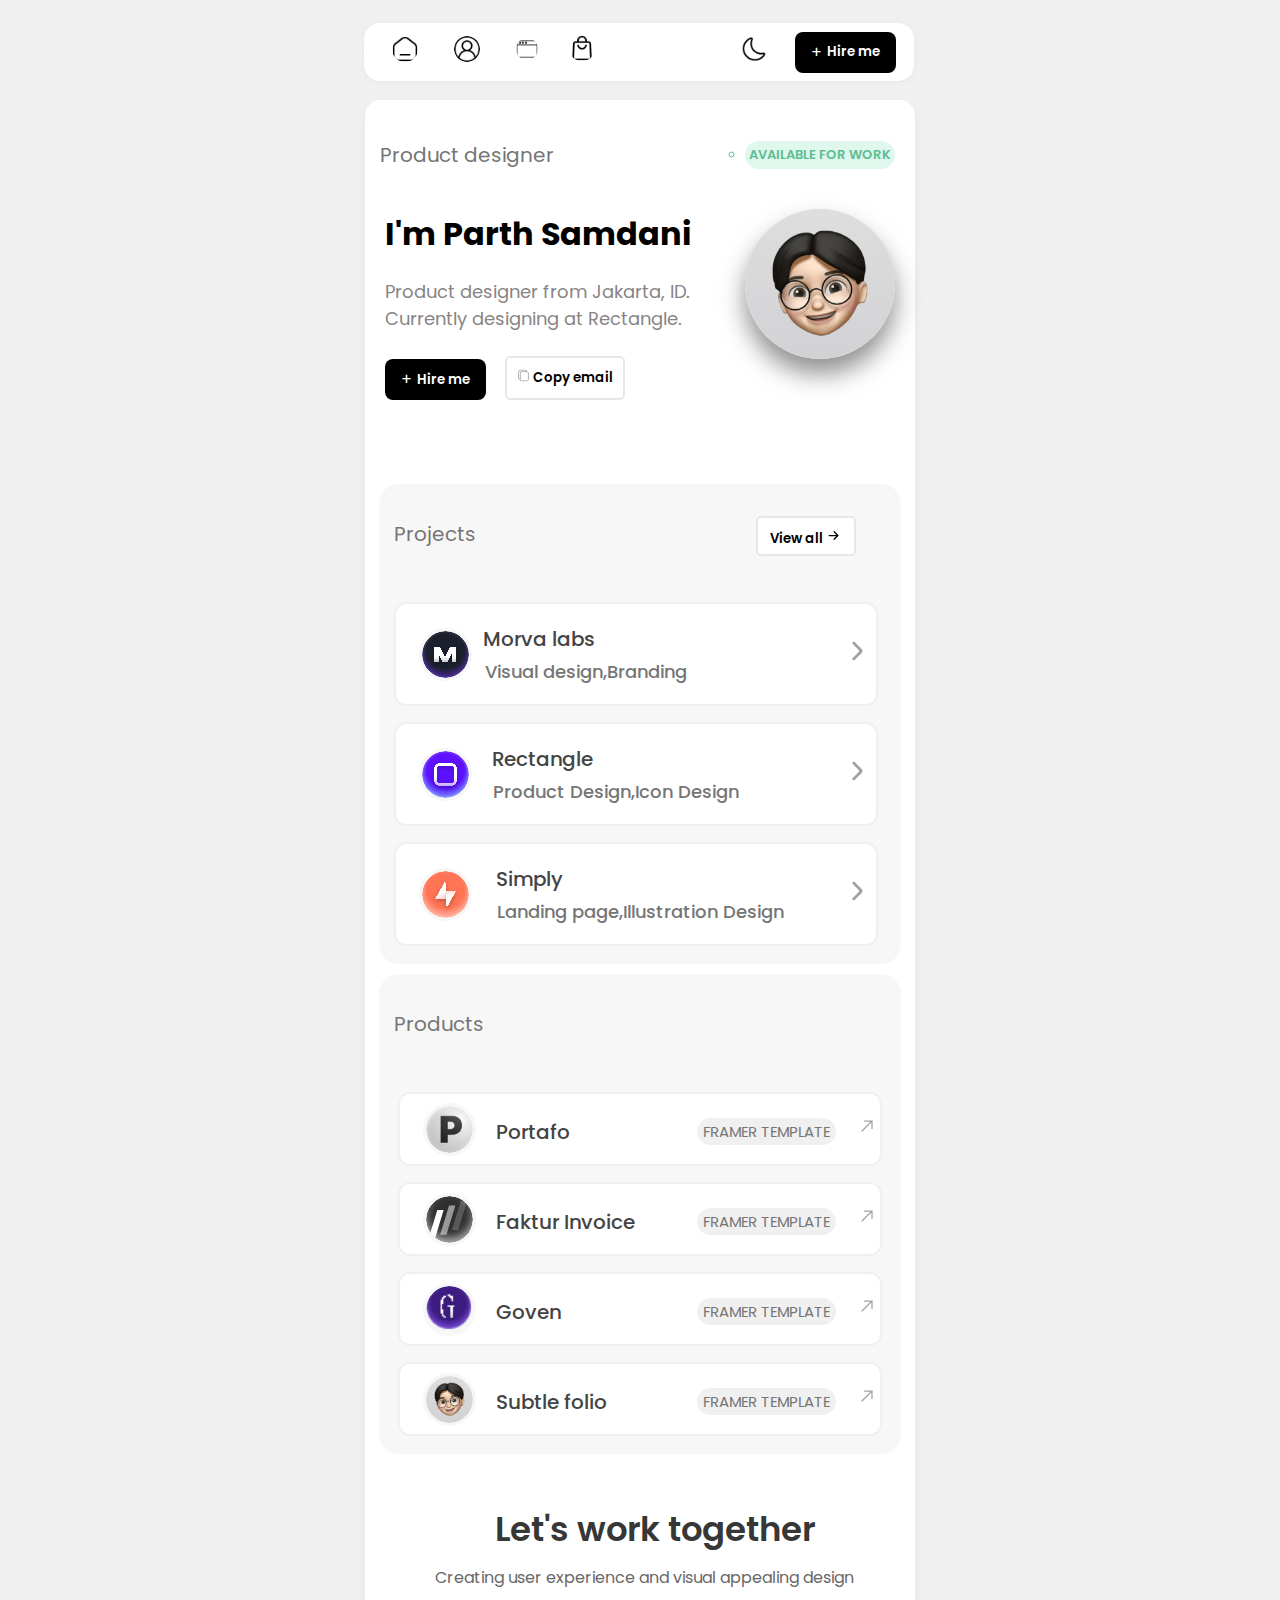
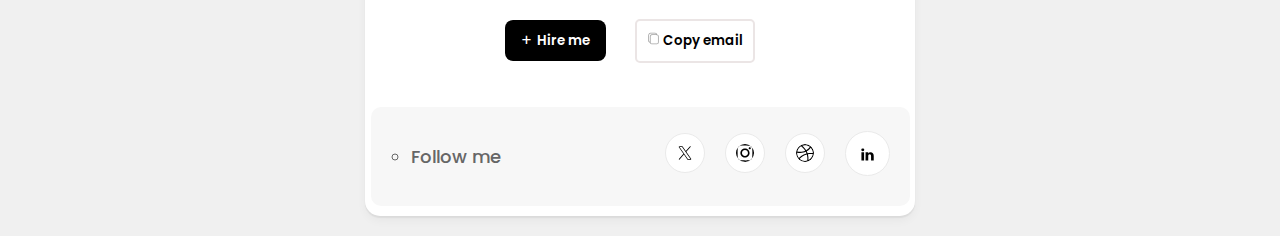
<file: index.html>
<!DOCTYPE html>
<html lang="en">
<head>
    <meta charset="UTF-8">
    <meta name="viewport" content="width=device-width, initial-scale=1.0">
    <title>Document</title>
    <link rel="stylesheet" href="style.css">
</head>
<body>
    <div class="nav">
      <div class="navbar">
        <ul>
            <div class="home">
                  <div class="tooltip">
                    <p>Home</p>
                  </div>
                <li><img class="navimg" src="home (1).png" alt="" srcset=""></li>
            </div>
            <div class="user">
                <div class="tooltip">
                    About
                </div>
                <li><img src="user (1).png" alt="" class="navimg"></li>
            </div>
            <div class="project">
                <div class="tooltip">
                    Projects
                </div>
                <li><img src="blank-page.png" alt="" class="navimg blank"></li>
            </div>
                <div class="product">
                    <div class="tooltip">
                        Products
                    </div>
                    <li><img src="bag.png" alt="" class="navimg"></li>
                </div>
  
        <button class="dark">
            <div class="tooltip">
                darkmode
            </div>
            <img src="half-moon.png " alt="" class="navimg">
        </button>
        <button class="hire">
            Hire me
        </button>
      </div>
    </div>
    <div class="main">
        <div class="maincont">
            <div class="listofwork">
                <ul>
                    <li class="product"> Product designer</li>
                    <li class="available">AVAILABLE FOR WORK</li>
              
                </ul>

            </div>
            <h1 class="iam">I'm Parth Samdani</h1>
            <pre class="about">
    Product designer from Jakarta, ID. 
    Currently designing at Rectangle.
            </pre>
            <div class="imager">
                <img src="image.png" alt="">
            </div>
            <div class="buttons">
                <button class="hire hire1">
                    Hire me
                </button>
                <button class="copy">
                    <span>
                        <svg class="copysvg" viewBox="0 0 24 24" fill="none" xmlns="http://www.w3.org/2000/svg"><g id="SVGRepo_bgCarrier" stroke-width="0"></g><g id="SVGRepo_tracerCarrier" stroke-linecap="round" stroke-linejoin="round"></g><g id="SVGRepo_iconCarrier"> <path fill-rule="evenodd" clip-rule="evenodd" d="M15 1.25H10.9436C9.10583 1.24998 7.65019 1.24997 6.51098 1.40314C5.33856 1.56076 4.38961 1.89288 3.64124 2.64124C2.89288 3.38961 2.56076 4.33856 2.40314 5.51098C2.24997 6.65019 2.24998 8.10582 2.25 9.94357V16C2.25 17.8722 3.62205 19.424 5.41551 19.7047C5.55348 20.4687 5.81753 21.1208 6.34835 21.6517C6.95027 22.2536 7.70814 22.5125 8.60825 22.6335C9.47522 22.75 10.5775 22.75 11.9451 22.75H15.0549C16.4225 22.75 17.5248 22.75 18.3918 22.6335C19.2919 22.5125 20.0497 22.2536 20.6517 21.6517C21.2536 21.0497 21.5125 20.2919 21.6335 19.3918C21.75 18.5248 21.75 17.4225 21.75 16.0549V10.9451C21.75 9.57754 21.75 8.47522 21.6335 7.60825C21.5125 6.70814 21.2536 5.95027 20.6517 5.34835C20.1208 4.81753 19.4687 4.55348 18.7047 4.41551C18.424 2.62205 16.8722 1.25 15 1.25ZM17.1293 4.27117C16.8265 3.38623 15.9876 2.75 15 2.75H11C9.09318 2.75 7.73851 2.75159 6.71085 2.88976C5.70476 3.02502 5.12511 3.27869 4.7019 3.7019C4.27869 4.12511 4.02502 4.70476 3.88976 5.71085C3.75159 6.73851 3.75 8.09318 3.75 10V16C3.75 16.9876 4.38624 17.8265 5.27117 18.1293C5.24998 17.5194 5.24999 16.8297 5.25 16.0549V10.9451C5.24998 9.57754 5.24996 8.47522 5.36652 7.60825C5.48754 6.70814 5.74643 5.95027 6.34835 5.34835C6.95027 4.74643 7.70814 4.48754 8.60825 4.36652C9.47522 4.24996 10.5775 4.24998 11.9451 4.25H15.0549C15.8297 4.24999 16.5194 4.24998 17.1293 4.27117ZM7.40901 6.40901C7.68577 6.13225 8.07435 5.9518 8.80812 5.85315C9.56347 5.75159 10.5646 5.75 12 5.75H15C16.4354 5.75 17.4365 5.75159 18.1919 5.85315C18.9257 5.9518 19.3142 6.13225 19.591 6.40901C19.8678 6.68577 20.0482 7.07435 20.1469 7.80812C20.2484 8.56347 20.25 9.56458 20.25 11V16C20.25 17.4354 20.2484 18.4365 20.1469 19.1919C20.0482 19.9257 19.8678 20.3142 19.591 20.591C19.3142 20.8678 18.9257 21.0482 18.1919 21.1469C17.4365 21.2484 16.4354 21.25 15 21.25H12C10.5646 21.25 9.56347 21.2484 8.80812 21.1469C8.07435 21.0482 7.68577 20.8678 7.40901 20.591C7.13225 20.3142 6.9518 19.9257 6.85315 19.1919C6.75159 18.4365 6.75 17.4354 6.75 16V11C6.75 9.56458 6.75159 8.56347 6.85315 7.80812C6.9518 7.07435 7.13225 6.68577 7.40901 6.40901Z" fill="#a3a3a3"></path> </g></svg>
                    </span>
                    <span>
                        
                        Copy email
                    </span>
                </button>
            </div>
            <div class="containero">

                <div class="projectss">
                    <ul class="projectpage">
                        <li class="product Projectsss"> Projects</li>
 
                    </ul>

                    <div class="btnsss">

                        <button class="copy copy1">
                            <span>
                                
                                View all
                            </span>
                            <span>
                                <svg class="copysvg arroww" viewBox="0 0 24 24" fill="none" xmlns="http://www.w3.org/2000/svg"><g id="SVGRepo_bgCarrier" stroke-width="0"></g><g id="SVGRepo_tracerCarrier" stroke-linecap="round" stroke-linejoin="round"></g><g id="SVGRepo_iconCarrier"> <path d="M5 12H19M19 12L13 6M19 12L13 18" stroke="#000000" stroke-width="2" stroke-linecap="round" stroke-linejoin="round"></path> </g></svg>
                            </span>
                        </button>
                    </div>



                    <div class="rectanglecont">
                        <div class="Rectangle rectangle1">
                            <div class="imgcont">

                                <img src="bridandoimg1.svg" alt="" srcset="">
                                
                            </div>
                            <span>
                                <h3 class = "textr t5">Morva labs</h3>
                            </span>
                            <span>
                                <h3 class="textrt">Visual design,Branding</h3>
                            </span>
                            <span>

                                <svg class="arrow" viewBox="0 0 24 24" fill="none" xmlns="http://www.w3.org/2000/svg"><g id="SVGRepo_bgCarrier" stroke-width="0"></g><g id="SVGRepo_tracerCarrier" stroke-linecap="round" stroke-linejoin="round"></g><g id="SVGRepo_iconCarrier"> <path d="M9.71069 18.2929C10.1012 18.6834 10.7344 18.6834 11.1249 18.2929L16.0123 13.4006C16.7927 12.6195 16.7924 11.3537 16.0117 10.5729L11.1213 5.68254C10.7308 5.29202 10.0976 5.29202 9.70708 5.68254C9.31655 6.07307 9.31655 6.70623 9.70708 7.09676L13.8927 11.2824C14.2833 11.6729 14.2833 12.3061 13.8927 12.6966L9.71069 16.8787C9.32016 17.2692 9.32016 17.9023 9.71069 18.2929Z" ></path> </g></svg>
                            </span>
                            </div>
                        <div class="Rectangle rectangle2">
                            <div class="imgcont">

                                <img src="briandoimg2.svg" alt="" srcset="">
                               
                            </div>
                            <span>
                                <h3 class = "textr textr1">Rectangle</h3>
                            </span>
                            <span>
                                <h3 class="textrt textrt1">Product Design,Icon Design</h3>
                            </span>
                            <span>

                                <svg class="arrow" viewBox="0 0 24 24" fill="none" xmlns="http://www.w3.org/2000/svg"><g id="SVGRepo_bgCarrier" stroke-width="0"></g><g id="SVGRepo_tracerCarrier" stroke-linecap="round" stroke-linejoin="round"></g><g id="SVGRepo_iconCarrier"> <path d="M9.71069 18.2929C10.1012 18.6834 10.7344 18.6834 11.1249 18.2929L16.0123 13.4006C16.7927 12.6195 16.7924 11.3537 16.0117 10.5729L11.1213 5.68254C10.7308 5.29202 10.0976 5.29202 9.70708 5.68254C9.31655 6.07307 9.31655 6.70623 9.70708 7.09676L13.8927 11.2824C14.2833 11.6729 14.2833 12.3061 13.8927 12.6966L9.71069 16.8787C9.32016 17.2692 9.32016 17.9023 9.71069 18.2929Z" ></path> </g></svg>
                            </span>
                        </div>
                        <div class="Rectangle rectangle3">
                            <div class="imgcont">
                                <img src="briandoimg3.svg" alt="">
                               
                            </div>
                            <span>
                                <h3 class = "textr textr2 t7">Simply</h3>
                            </span>
                            <span >
                                <h3 class="textrt textrt2">Landing page,Illustration Design</h3>
                            </span>
                            <span>

                                <svg class="arrow" viewBox="0 0 24 24" fill="none" xmlns="http://www.w3.org/2000/svg"><g id="SVGRepo_bgCarrier" stroke-width="0"></g><g id="SVGRepo_tracerCarrier" stroke-linecap="round" stroke-linejoin="round"></g><g id="SVGRepo_iconCarrier"> <path d="M9.71069 18.2929C10.1012 18.6834 10.7344 18.6834 11.1249 18.2929L16.0123 13.4006C16.7927 12.6195 16.7924 11.3537 16.0117 10.5729L11.1213 5.68254C10.7308 5.29202 10.0976 5.29202 9.70708 5.68254C9.31655 6.07307 9.31655 6.70623 9.70708 7.09676L13.8927 11.2824C14.2833 11.6729 14.2833 12.3061 13.8927 12.6966L9.71069 16.8787C9.32016 17.2692 9.32016 17.9023 9.71069 18.2929Z" > </g></svg>
                                </span>
                        </div>
                       </div>
                </div>
         
               
        
        </div>
        <div class="containero containero1">
            <div class="projectss projectss1">
                <ul class="projectpage propag1">
                    <li class="product Projectsss"> Products</li>

                </ul>
                <div class="rectanglecont rectanglecont1">
                    <div class="Rectangle rectangle1 Rectangles">
                        <div class="imgcont">

                            <img class="i4"i src="briandoimg4.avif" alt="" srcset="">
                            
                        </div>
                        <span>
                            <h3 class = "textr t1 ">Portafo</h3>
                        </span>
                           <p class="frame">FRAMER TEMPLATE</p>
                        <span>

                            <svg class="arrow a1" viewBox="0 0 24 24" fill="none" xmlns="http://www.w3.org/2000/svg"><g id="SVGRepo_bgCarrier" stroke-width="0"></g><g id="SVGRepo_tracerCarrier" stroke-linecap="round" stroke-linejoin="round"></g><g id="SVGRepo_iconCarrier"> <path d="M6 18L18 6M18 6H9M18 6V15" stroke="#a3a3a3" stroke-width="1.5" stroke-linecap="round" stroke-linejoin="round"></path> </g></svg>
                        </span>
                        </div>
                    <div class="Rectangle rectangle2 Rectangles">
                        <div class="imgcont">

                            <img class="i4" src="briandoimg5.svg" alt="" srcset="">
                           
                        </div>
                        <span>
                            <h3 class = "textr textr1 t1 t2">Faktur Invoice</h3>
                        </span>
                        <p class="frame">FRAMER TEMPLATE</p>
                        <span>

                            <svg class="arrow a1" viewBox="0 0 24 24" fill="none" xmlns="http://www.w3.org/2000/svg"><g id="SVGRepo_bgCarrier" stroke-width="0"></g><g id="SVGRepo_tracerCarrier" stroke-linecap="round" stroke-linejoin="round"></g><g id="SVGRepo_iconCarrier"> <path d="M6 18L18 6M18 6H9M18 6V15" stroke="#a3a3a3" stroke-width="1.5" stroke-linecap="round" stroke-linejoin="round"></path> </g></svg>
                        </span>
                    </div>
                    <div class="Rectangle rectangle3 Rectangles">
                        <div class="imgcont">
                            <img class="i4" src="brianreborn.png" alt="">
                           
                        </div>
                        <span>
                            <h3 class = "textr textr2 t1 t3">Goven</h3>
                        </span>
                        <p class="frame">FRAMER TEMPLATE</p>
                        <span>

                            <svg class="arrow a1" viewBox="0 0 24 24" fill="none" xmlns="http://www.w3.org/2000/svg"><g id="SVGRepo_bgCarrier" stroke-width="0"></g><g id="SVGRepo_tracerCarrier" stroke-linecap="round" stroke-linejoin="round"></g><g id="SVGRepo_iconCarrier"> <path d="M6 18L18 6M18 6H9M18 6V15" stroke="#a3a3a3" stroke-width="1.5" stroke-linecap="round" stroke-linejoin="round"></path> </g></svg>
                            </span>
                    </div>
                    <div class="Rectangle rectangle4 Rectangles">
                        <div class="imgcont">
                            <img class="i4 i5" src="brianreborn2.avif">
                           
                        </div>
                        <span>
                            <h3 class = "textr textr2 t1 t4">Subtle folio</h3>
                        </span>
                        <p class="frame">FRAMER TEMPLATE</p>
                        <span>

                            <svg class="arrow a1" viewBox="0 0 24 24" fill="none" xmlns="http://www.w3.org/2000/svg"><g id="SVGRepo_bgCarrier" stroke-width="0"></g><g id="SVGRepo_tracerCarrier" stroke-linecap="round" stroke-linejoin="round"></g><g id="SVGRepo_iconCarrier"> <path d="M6 18L18 6M18 6H9M18 6V15" stroke="#a3a3a3" stroke-width="1.5" stroke-linecap="round" stroke-linejoin="round"></path> </g></svg>
                            </span>
                    </div>
                   </div>
            </div>
            </div>
            <p class="working">Let's work together</p>
            <p class="ux">Creating user experience and visual appealing design</p>
            <div class="buttons">
                <button class="hire hire1 hire2">
                    Hire me
                </button>
                <button class="copy copy2">
                    <span>
                        <svg class="copysvg" viewBox="0 0 24 24" fill="none" xmlns="http://www.w3.org/2000/svg"><g id="SVGRepo_bgCarrier" stroke-width="0"></g><g id="SVGRepo_tracerCarrier" stroke-linecap="round" stroke-linejoin="round"></g><g id="SVGRepo_iconCarrier"> <path fill-rule="evenodd" clip-rule="evenodd" d="M15 1.25H10.9436C9.10583 1.24998 7.65019 1.24997 6.51098 1.40314C5.33856 1.56076 4.38961 1.89288 3.64124 2.64124C2.89288 3.38961 2.56076 4.33856 2.40314 5.51098C2.24997 6.65019 2.24998 8.10582 2.25 9.94357V16C2.25 17.8722 3.62205 19.424 5.41551 19.7047C5.55348 20.4687 5.81753 21.1208 6.34835 21.6517C6.95027 22.2536 7.70814 22.5125 8.60825 22.6335C9.47522 22.75 10.5775 22.75 11.9451 22.75H15.0549C16.4225 22.75 17.5248 22.75 18.3918 22.6335C19.2919 22.5125 20.0497 22.2536 20.6517 21.6517C21.2536 21.0497 21.5125 20.2919 21.6335 19.3918C21.75 18.5248 21.75 17.4225 21.75 16.0549V10.9451C21.75 9.57754 21.75 8.47522 21.6335 7.60825C21.5125 6.70814 21.2536 5.95027 20.6517 5.34835C20.1208 4.81753 19.4687 4.55348 18.7047 4.41551C18.424 2.62205 16.8722 1.25 15 1.25ZM17.1293 4.27117C16.8265 3.38623 15.9876 2.75 15 2.75H11C9.09318 2.75 7.73851 2.75159 6.71085 2.88976C5.70476 3.02502 5.12511 3.27869 4.7019 3.7019C4.27869 4.12511 4.02502 4.70476 3.88976 5.71085C3.75159 6.73851 3.75 8.09318 3.75 10V16C3.75 16.9876 4.38624 17.8265 5.27117 18.1293C5.24998 17.5194 5.24999 16.8297 5.25 16.0549V10.9451C5.24998 9.57754 5.24996 8.47522 5.36652 7.60825C5.48754 6.70814 5.74643 5.95027 6.34835 5.34835C6.95027 4.74643 7.70814 4.48754 8.60825 4.36652C9.47522 4.24996 10.5775 4.24998 11.9451 4.25H15.0549C15.8297 4.24999 16.5194 4.24998 17.1293 4.27117ZM7.40901 6.40901C7.68577 6.13225 8.07435 5.9518 8.80812 5.85315C9.56347 5.75159 10.5646 5.75 12 5.75H15C16.4354 5.75 17.4365 5.75159 18.1919 5.85315C18.9257 5.9518 19.3142 6.13225 19.591 6.40901C19.8678 6.68577 20.0482 7.07435 20.1469 7.80812C20.2484 8.56347 20.25 9.56458 20.25 11V16C20.25 17.4354 20.2484 18.4365 20.1469 19.1919C20.0482 19.9257 19.8678 20.3142 19.591 20.591C19.3142 20.8678 18.9257 21.0482 18.1919 21.1469C17.4365 21.2484 16.4354 21.25 15 21.25H12C10.5646 21.25 9.56347 21.2484 8.80812 21.1469C8.07435 21.0482 7.68577 20.8678 7.40901 20.591C7.13225 20.3142 6.9518 19.9257 6.85315 19.1919C6.75159 18.4365 6.75 17.4354 6.75 16V11C6.75 9.56458 6.75159 8.56347 6.85315 7.80812C6.9518 7.07435 7.13225 6.68577 7.40901 6.40901Z" fill="#a3a3a3"></path> </g></svg>
                    </span>
                    <span>
                        
                        Copy email
                    </span>
                </button>
           </div> 
           <div class="folower">
            <div class="left">
                <ul>
                    <li>Follow me</li>
                </ul>
           </div>
                <div class="right">
                    <ul>
                        <li class="nav22"><svg class="folowersvg" xmlns="http://www.w3.org/2000/svg" x="0px" y="0px" width="100" height="100" viewBox="0 0 50 50">
                            <path d="M 5.9199219 6 L 20.582031 27.375 L 6.2304688 44 L 9.4101562 44 L 21.986328 29.421875 L 31.986328 44 L 44 44 L 28.681641 21.669922 L 42.199219 6 L 39.029297 6 L 27.275391 19.617188 L 17.933594 6 L 5.9199219 6 z M 9.7167969 8 L 16.880859 8 L 40.203125 42 L 33.039062 42 L 9.7167969 8 z"></path>
                            </svg></li>
                        <li class="nav22"><svg class="folowersvg" viewBox="0 0 20 20" version="1.1" xmlns="http://www.w3.org/2000/svg" xmlns:xlink="http://www.w3.org/1999/xlink" fill="#000000"><g id="SVGRepo_bgCarrier" stroke-width="0"></g><g id="SVGRepo_tracerCarrier" stroke-linecap="round" stroke-linejoin="round"></g><g id="SVGRepo_iconCarrier"> <title>instagram [#167]</title> <desc>Created with Sketch.</desc> <defs> </defs> <g id="Page-1" stroke="none" stroke-width="1" fill="none" fill-rule="evenodd"> <g id="Dribbble-Light-Preview" transform="translate(-340.000000, -7439.000000)" fill="#000000"> <g id="icons" transform="translate(56.000000, 160.000000)"> <path d="M289.869652,7279.12273 C288.241769,7279.19618 286.830805,7279.5942 285.691486,7280.72871 C284.548187,7281.86918 284.155147,7283.28558 284.081514,7284.89653 C284.035742,7285.90201 283.768077,7293.49818 284.544207,7295.49028 C285.067597,7296.83422 286.098457,7297.86749 287.454694,7298.39256 C288.087538,7298.63872 288.809936,7298.80547 289.869652,7298.85411 C298.730467,7299.25511 302.015089,7299.03674 303.400182,7295.49028 C303.645956,7294.859 303.815113,7294.1374 303.86188,7293.08031 C304.26686,7284.19677 303.796207,7282.27117 302.251908,7280.72871 C301.027016,7279.50685 299.5862,7278.67508 289.869652,7279.12273 M289.951245,7297.06748 C288.981083,7297.0238 288.454707,7296.86201 288.103459,7296.72603 C287.219865,7296.3826 286.556174,7295.72155 286.214876,7294.84312 C285.623823,7293.32944 285.819846,7286.14023 285.872583,7284.97693 C285.924325,7283.83745 286.155174,7282.79624 286.959165,7281.99226 C287.954203,7280.99968 289.239792,7280.51332 297.993144,7280.90837 C299.135448,7280.95998 300.179243,7281.19026 300.985224,7281.99226 C301.980262,7282.98483 302.473801,7284.28014 302.071806,7292.99991 C302.028024,7293.96767 301.865833,7294.49274 301.729513,7294.84312 C300.829003,7297.15085 298.757333,7297.47145 289.951245,7297.06748 M298.089663,7283.68956 C298.089663,7284.34665 298.623998,7284.88065 299.283709,7284.88065 C299.943419,7284.88065 300.47875,7284.34665 300.47875,7283.68956 C300.47875,7283.03248 299.943419,7282.49847 299.283709,7282.49847 C298.623998,7282.49847 298.089663,7283.03248 298.089663,7283.68956 M288.862673,7288.98792 C288.862673,7291.80286 291.150266,7294.08479 293.972194,7294.08479 C296.794123,7294.08479 299.081716,7291.80286 299.081716,7288.98792 C299.081716,7286.17298 296.794123,7283.89205 293.972194,7283.89205 C291.150266,7283.89205 288.862673,7286.17298 288.862673,7288.98792 M290.655732,7288.98792 C290.655732,7287.16159 292.140329,7285.67967 293.972194,7285.67967 C295.80406,7285.67967 297.288657,7287.16159 297.288657,7288.98792 C297.288657,7290.81525 295.80406,7292.29716 293.972194,7292.29716 C292.140329,7292.29716 290.655732,7290.81525 290.655732,7288.98792" id="instagram-[#167]"> </path> </g> </g> </g> </g></svg></li>
                        <li class="nav22">
                            <svg class="folowersvg" fill="#000000" xmlns="http://www.w3.org/2000/svg" preserveAspectRatio="xMidYMid" viewBox="0 0 31.969 32"><g id="SVGRepo_bgCarrier" stroke-width="0"></g><g id="SVGRepo_tracerCarrier" stroke-linecap="round" stroke-linejoin="round"></g><g id="SVGRepo_iconCarrier"> <path d="M31.927,17.054 C31.927,17.093 31.941,17.128 31.937,17.167 C31.934,17.187 31.922,17.202 31.919,17.222 C31.434,23.591 27.208,28.918 21.443,31.024 C21.370,31.061 21.294,31.086 21.212,31.104 C19.573,31.674 17.821,32.000 15.990,32.000 C7.173,32.000 -0.001,24.822 -0.001,16.000 C-0.001,15.328 0.054,14.670 0.135,14.019 C0.139,13.992 0.131,13.967 0.137,13.940 C0.140,13.927 0.149,13.918 0.152,13.905 C0.827,8.775 3.942,4.414 8.283,2.006 C8.365,1.938 8.458,1.893 8.555,1.855 C10.778,0.678 13.303,0.000 15.990,0.000 C20.053,0.000 23.755,1.537 26.579,4.044 C26.587,4.048 26.597,4.048 26.605,4.053 C26.723,4.127 26.819,4.222 26.894,4.330 C30.016,7.252 31.981,11.396 31.981,16.000 C31.981,16.356 31.950,16.704 31.927,17.054 ZM29.829,17.954 C26.564,17.670 23.691,17.869 21.178,18.338 C21.969,21.286 22.390,24.694 22.135,28.573 C26.212,26.565 29.173,22.625 29.829,17.954 ZM15.990,30.000 C17.407,30.000 18.770,29.779 20.059,29.385 C20.439,25.347 20.051,21.816 19.218,18.771 C16.208,19.558 13.819,20.724 12.048,21.841 C9.254,23.604 7.521,25.489 6.727,26.464 C9.197,28.656 12.436,30.000 15.990,30.000 ZM1.998,16.000 C1.998,19.438 3.248,22.585 5.310,25.024 C6.940,23.056 11.200,18.795 18.615,16.839 C18.235,15.773 17.804,14.774 17.337,13.842 C14.680,15.071 11.451,15.917 7.585,15.917 C5.863,15.917 4.008,15.737 2.030,15.361 C2.021,15.574 1.998,15.784 1.998,16.000 ZM2.257,13.351 C8.170,14.498 12.808,13.643 16.349,12.050 C13.576,7.433 10.128,4.800 8.886,3.949 C5.499,5.959 3.026,9.354 2.257,13.351 ZM15.990,2.000 C14.205,2.000 12.501,2.344 10.930,2.957 C12.328,4.021 14.493,5.913 16.566,8.725 C17.091,9.438 17.626,10.242 18.147,11.122 C21.482,9.195 23.626,6.695 24.743,5.095 C22.344,3.163 19.302,2.000 15.990,2.000 ZM26.213,6.475 C24.940,8.248 22.631,10.875 19.120,12.911 C19.651,13.973 20.146,15.133 20.581,16.391 C23.327,15.864 26.446,15.651 29.980,15.959 C29.969,12.295 28.534,8.967 26.213,6.475 Z"></path> </g></svg>
                        </li>
                        <li class="nav22">
                            <svg class="folowersvg link" fill="#000000" viewBox="-3.5 0 19 19" xmlns="http://www.w3.org/2000/svg" class="cf-icon-svg"><g id="SVGRepo_bgCarrier" stroke-width="0"></g><g id="SVGRepo_tracerCarrier" stroke-linecap="round" stroke-linejoin="round"></g><g id="SVGRepo_iconCarrier"><path d="M3.335 6.498a1.152 1.152 0 0 1-1.248 1.148h-.015a1.15 1.15 0 1 1 .03-2.295 1.147 1.147 0 0 1 1.233 1.147zM.982 8.553h2.206v6.637H.982zm10.165 2.83v3.807H8.941v-3.55c0-.893-.319-1.502-1.12-1.502a1.21 1.21 0 0 0-1.13.807 1.516 1.516 0 0 0-.073.538v3.708H4.41s.03-6.017 0-6.639h2.21v.94l-.016.023h.015V9.49a2.19 2.19 0 0 1 1.989-1.095c1.451 0 2.54.949 2.54 2.988z"></path></g></svg>
                        </li>
                    </ul>
                </div>
            
           </div>
    </div>
</body>
</html>
</file>
<file: style.css>
@import url('https://fonts.googleapis.com/css2?family=Poppins:wght@100;200;300;400;500;600;700;800;900&display=swap');
*{
    margin: 0;
    padding: 0;
    box-sizing: border-box;
    font-family: 'Poppins', sans-serif;
}



body{
    background-color: #f0f0f0;
 
}
.nav{
    margin-top: 20px;
    width: 100%;
    height: 5vw;
    display: flex;
    justify-content: center;
    align-items: center;
}
.navbar{
    height: 92%;
    width: 550px;
    background-color: #fff;
    border-radius: 16px;
    box-shadow:#e6e6e6 0px 1px 5px;
    display: flex;
    justify-content: space-between;
    align-items: center;
    position: sticky;
    top: 0;
    z-index: 1000;
    margin-left: -2px;

}
ul {
    display: flex;
    justify-content: center;
    align-items: center;
    gap: 20px;
    list-style: none;
    margin-left: 20px;
}
.navimg{
    height: 42px;
    width: 42px;
    transition: 0.3s ease-in-out;
    padding: 8px;
    border-radius: 50%;
}
.navimg img{
    height: 34px;
    width: 34px;
}
.blank{
    height: 38px;
    width: 38px;
}
.dark{
    background-color: white;
    border: none;
    margin-right: 40px;
    margin-left: 70px;
    border-radius: 50%;
   position: relative;
   left: 40px;

}
.navimg:hover{
    background-color: #f0f0f0;
    border-radius: 50%;
}

.hire {
    background-color: #000;
    color: #fff;
    border: none;
    border-radius: 8px;
    padding: 8px 16px;
    font-weight: 600;
    margin-right: -10px;

    display: flex;
    align-items: center;
    gap: 6px;
    transition: 0.3s ease-in-out;
}

.hire::before {
    content: "+";
    font-size: 16px;
    font-weight: 400;
}

.hire:hover {
    border-color: #222;
    box-shadow: 0 0 0 6px #f0f0f0;
}
.main{
    width: 100%;
    display: flex;
    justify-content: center;
    align-items: center;
    overflow-x: hidden;
    margin-top: -4px;
    min-height: 100%;
    height: auto;
    flex-direction: column;
    padding: 20px 0;
}
.maincont{
    width: 550px;
    box-shadow: rgba(10, 10, 10, 0.06) 0px 1.2px 1.2px 0px, rgba(10, 10, 10, 0.04) 0px 5px 10px 0px;
    background-color: #fff;
    border-radius: 15px;
    height: auto;
    height: auto;
}
.listofwork ul{
    display: flex;
    justify-content: space-between;
    align-items: center;
     margin-top: 40px;
    list-style-type: circle;

}
.listofwork ul .available{
    font-size: 13px;
}
.available{
    margin-right: 20px;
    background-color: #dff7ec;
    border-radius: 20px;
    padding: 4px;
    color: #5cbe92;
    font-weight: 600;
}
.product{
    color: #757575;
    margin-left: 20px;
    font-size: 20px;
}
.iam{
    margin-top: 40px;
    margin-left: 20px;
    
}
.about{
    margin-top: 20px;
    font-size: 18px;
    color: #888484;
}
.imager{
    height: 150px;
    width: 150px;
    border-radius: 50%;
    margin-left: 380px;
    margin-top: -150px;
    box-shadow: rgba(131, 129, 129, 0.877) 0px 15px 25px 0px;
}
.imager img{
    object-fit: cover;
    height: 150px;
    width: 150px;
    border-radius: 50%;

}
.copy {
    border: 2px solid #ebe5e5;
    border-radius: 5px;
    padding: 10px;
    margin-left: 140px;
    font-weight: 600;
    background-color: #fff;
    transition: 0.3s box-shadow, 0.3s border-color;
    position: relative;
    bottom: 44px;
}

.copy:hover {
    border-color: #f0f0f0;
    box-shadow: 0 0 0 3px #f0f0f0;
}
.hire1{
    margin-left: 20px;
}
.copysvg{
    height: 13px;
    width: 13px;
}
.containero{
    margin-top: 40px;
    display: flex;
    justify-content: center;
    align-items: center;
    height: auto;
    width: 100%;
    margin-bottom: -30px;
}
.projectss{
    height: 400px;
    width: 95%;
    background-color: #f7f7f7;
    min-height: 400px;
    height: auto;
    border-radius: 20px;
    display: flex;
    justify-content:  space-between;
    align-items: center;
}
 .projectpage{
    display: flex;
    justify-content: space-between;
    align-items: center;
    margin-top: 20px;
    list-style-type: circle;
    margin-top: -300px;

}   
.projectss ul .projectsss{
   list-style-type: circle;
}
.projectss ul{
    margin-bottom: 80px;
}

.copy1{
    position: relative;
    left: 20px;
    margin-left: 20px;
    margin-bottom: 300px;
    width: 100px;
    height: 40px;
    top: 5px;
}

.rectanglecont{
    width: 400px;
    height: auto;
    margin-right: 100px;
    
    margin-top: 100px;
    display: flex;
    align-items: center;
    justify-content: center;
    flex-direction: column;
    position: relative;
    right: 180px;
    margin-bottom: 20px;

}
.Rectangle{
   width: 480px;
   height: 100px;
   margin-top: 20px;
   background-color: white;
   border-radius: 10px;
   border:3px solid rgb(255, 255, 255);
   transition: 0.3s box-shadow, 0.3s border-color;
   display: flex;
   align-items: center;
   justify-content: space-between;
   box-shadow: 0 0 0 2px #f0f0f0;

}
.btnsss{
    position: relative;
    left: 240px ;
    height: 47px;
    margin-right: 20px;
    margin-bottom: 300px;
    width: auto;
    bottom: 40px;
}
.arrow {
    height: 34px;
    width: 34px;
    fill: #a3a3a3; /* initial color */
    transition: fill 0.3s;
}
.Rectangle:hover .arrow {
    fill: #000;
}
.Rectangle:hover{
    border-color: rgb(240,240,240);
    box-shadow: 0 0 0 6px #f0f0f0;

}
.imgcont {
    border: 3px solid #F7F7F7;
    height: 53px;
    width: 53px;
    border-radius: 50%;
    position: relative;
    left: 20px;
    overflow: hidden;
    display: flex;
    align-items: center;
    justify-content: center;
    background-color: #fff;
}

.imgcont img {
    height: 100%;
    width: 100%;
    object-fit: cover;
    border-radius: 50%;
}

/* Specific styles for SVG images
.imgcont img[src$=".svg"] {
    padding: 8px;
    object-fit: contain;
}

/* Specific styles for AVIF images */
.imgcont img[src$=".avif"] {
    object-fit: cover;
}

.arroww{
    height: 15px;
    width: 15px;
}
.textr{
    font-size: 20px;
    font-weight: 500;
    margin-top: -30px;
    margin-left: -60px;
    color: #444444;
}
.t5{
    margin-left: -90px;
}
.t7{
    margin-left: -40px;
    position: relative;
    left: 20px;
}
.textrt{
    font-size: 18px;
    color: #767676;
    font-weight: 450;
    margin-top: 35px;
    margin-left: -232px;
}

.textrt1{
    margin-left: -200px;
}
.textr2{
    margin-left: -30px;
    
}
.textrt2{
    margin-left: -100px;
    
}
.containero1{
    margin-bottom: 50px;
}
.propag1{
    margin-top: -300px;
}
.rectanglecont1{
    margin-left: 136px;
}
.Rectangles{
    height: 70px;
    width: 480px;
}
.rectangles .imgcont img{
    height: 50px;
    width: 50px;
}
.t1{
    margin-top: 5px;
    margin-right: -200px;
    margin-left: -80px;
}

/* .t3{
    margin-right: 220px;
}
.t4{
       margin-right: 168px; 
} */
.a1 {
    stroke: #a3a3a3;
    transition: stroke 0.3s;
    height: 20px;
    width: 20px;
}

.Rectangles span:hover .a1,
.Rectangles:hover .a1,
.Rectangle span:hover .a1,
.Rectangle:hover .a1 {
    stroke: #000 !important;
}

.a1 path {
    stroke: #a3a3a3;
    stroke-width: 1.5;
    stroke-linecap: round;
    stroke-linejoin: round;
    transition: stroke 0.3s;
}

.Rectangles:hover .a1 path,
.Rectangle:hover .a1 path {
    stroke: #000;
}
.i4{
    height: 50px;
    width: 50px;
    object-fit: cover;
}
.i5{
    height: 50px;
    width: 50px;
    object-fit: cover;
}
.frame{
    margin-right: -100px;
    font-size: 15px;
    margin-top: 5px;
    color: #767676;
    background-color: #f0f0f0;
    border-radius: 20px;
    padding: 2px 6px;
}
.working{
    margin-left: 130px;
    color: #373737;
    font-size: 34px;
    font-weight: 600;
}
.ux{
    color: #686868;
    margin-left: 70px;
    font-size: 16px;
    font-weight: 400;
    margin-bottom: 30px;
    margin-top: 10px;
}
.hire2{
    margin-left: 140px;
}
.copy2{
    margin-left: 270px;
    margin-top: 2px;
}

.home,
.user,
.project,
.product,
.middle-section{
  position: relative;
  display: flex;
  justify-content: center;
  align-items: center;
  cursor: pointer;
}

.home .tooltip,
.user .tooltip,
.product .tooltip,
.project .tooltip,
.dark .tooltip{
  position: absolute;
  top: -20px;
  /* left: -15px; */ 
  font-weight : 600;
  font-size: 10px;
  background-color: #373737;
  color: white;
  padding: 1px 4px ;
  border-radius: 8px;
  opacity: 0;
  justify-content: center;
  align-items: center;
  display: flex;

  transition: opacity 0.22s ease-in-out;
}

.home:hover .tooltip,
.user:hover .tooltip,
.project:hover .tooltip,
.product:hover .tooltip,
.dark:hover .tooltip{
  opacity: 1;
}
.product{
    margin-left: -5px;
}
.dark .tooltip{
    margin-top: 0px;
    margin-left: -10px;
}
.folower{
  background-color: #f7f7f7;
    display: flex;
    justify-content: space-between;
    width: 98%;
    margin-left: 6px;
    align-items: center;
    height: 99px;
   border-radius: 10px;
   margin-bottom: 10px;
}

.folowersvg{
    height: 40px;
    width: 40px;
    transition: 0.3s box-shadow, 0.3s border-color;
    border: 1px solid #eaeaea;
    border-radius: 50%;
    padding: 10px;
    background-color: #fff;
}
.folowersvg:hover{
    border-color: #eaeaea;
    box-shadow: 0 0 0 3px #eaeaea;
}
.right ul{
    display: flex;
    justify-content: space-between;
    align-items: center;
    gap: 20px;
    margin-right: 20px;
}

.left ul li{
    list-style-type: circle;
    margin-left: 20px;
    font-size: 18px;
    color: #666666;
    font-weight: 500;
}
.link{
    height: 45px;
    width: 45px;
}
</file>
